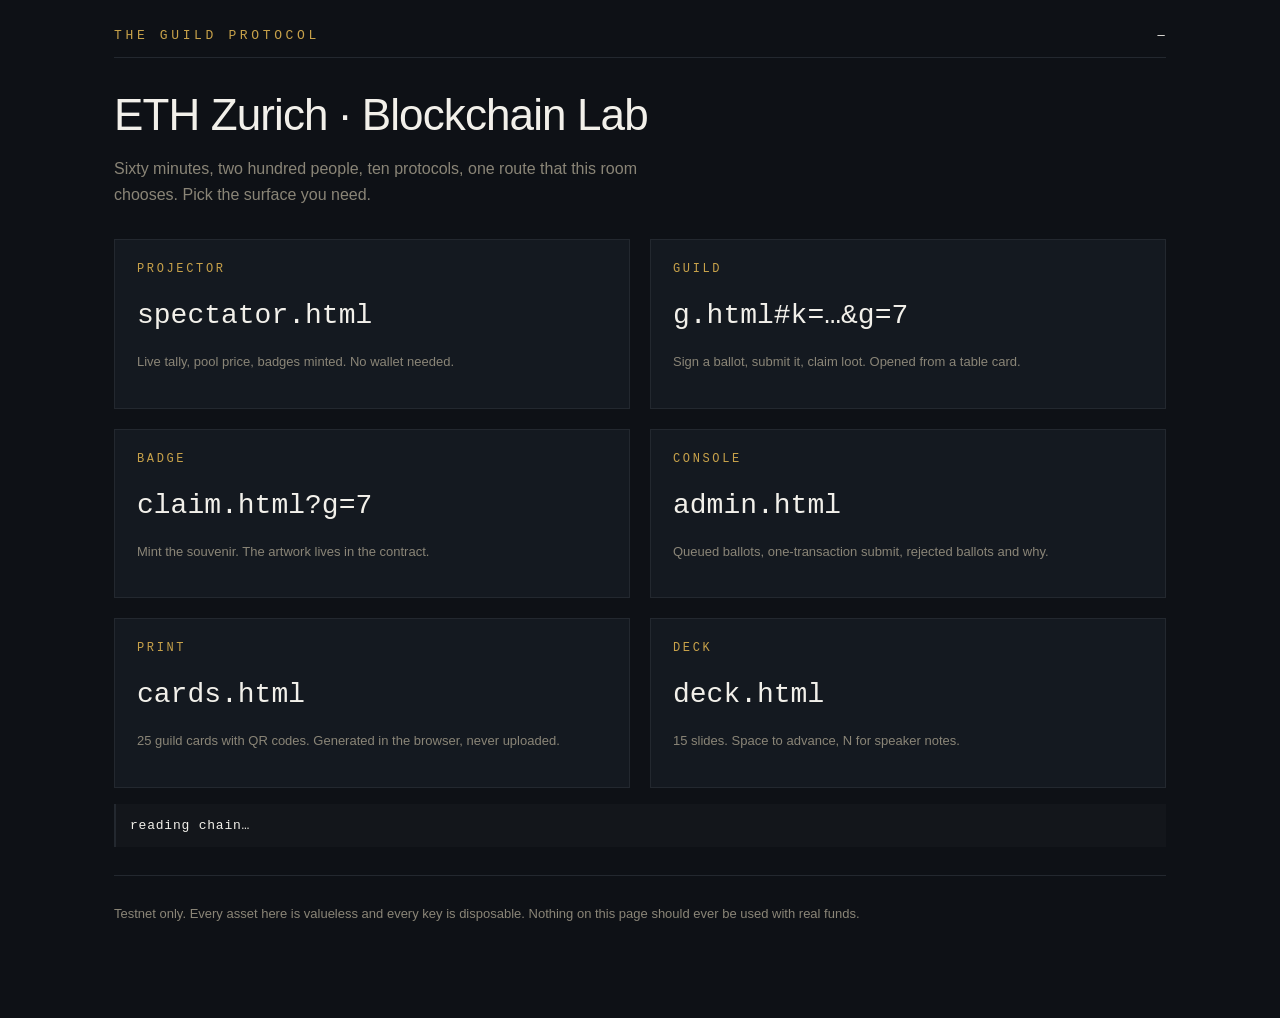
<file: web/index.html>
<!doctype html>
<html lang="en">
<head>
<meta charset="utf-8">
<meta name="viewport" content="width=device-width, initial-scale=1">
<title>Guild Protocol</title>
<link rel="stylesheet" href="./style.css">
</head>
<body>
<div class="wrap">

  <header>
    <div class="brand">The Guild Protocol</div>
    <div class="chain"><b id="chain">—</b></div>
  </header>

  <h1>ETH Zurich · Blockchain Lab</h1>
  <p class="dim" style="max-width:60ch">
    Sixty minutes, two hundred people, ten protocols, one route that this room chooses.
    Pick the surface you need.
  </p>

  <div class="grid two" style="margin-top:32px">
    <a class="card" href="./spectator.html" style="text-decoration:none">
      <h2>Projector</h2>
      <p class="mono" style="font-size:28px;margin:0">spectator.html</p>
      <p class="small dim">Live tally, pool price, badges minted. No wallet needed.</p>
    </a>

    <a class="card" href="./g.html" style="text-decoration:none">
      <h2>Guild</h2>
      <p class="mono" style="font-size:28px;margin:0">g.html#k=…&amp;g=7</p>
      <p class="small dim">Sign a ballot, submit it, claim loot. Opened from a table card.</p>
    </a>

    <a class="card" href="./claim.html" style="text-decoration:none">
      <h2>Badge</h2>
      <p class="mono" style="font-size:28px;margin:0">claim.html?g=7</p>
      <p class="small dim">Mint the souvenir. The artwork lives in the contract.</p>
    </a>

    <a class="card" href="./admin.html" style="text-decoration:none">
      <h2>Console</h2>
      <p class="mono" style="font-size:28px;margin:0">admin.html</p>
      <p class="small dim">Queued ballots, one-transaction submit, rejected ballots and why.</p>
    </a>

    <a class="card" href="./cards.html" style="text-decoration:none">
      <h2>Print</h2>
      <p class="mono" style="font-size:28px;margin:0">cards.html</p>
      <p class="small dim">25 guild cards with QR codes. Generated in the browser, never uploaded.</p>
    </a>

    <a class="card" href="./deck.html" style="text-decoration:none">
      <h2>Deck</h2>
      <p class="mono" style="font-size:28px;margin:0">deck.html</p>
      <p class="small dim">15 slides. Space to advance, N for speaker notes.</p>
    </a>
  </div>

  <div class="status" id="status">reading chain…</div>

  <hr>

  <p class="small dim">
    Testnet only. Every asset here is valueless and every key is disposable. Nothing on this page
    should ever be used with real funds.
  </p>

</div>

<script type="module">
import { CONFIG, publicClient, ABI } from "./lib.js";

document.getElementById("chain").textContent = `${CONFIG.chainName} · ${CONFIG.chainId}`;

try {
  const [nextId, price, block] = await Promise.all([
    publicClient.readContract({ address: CONFIG.badge, abi: ABI.badge, functionName: "nextId" }),
    publicClient.readContract({ address: CONFIG.pair, abi: ABI.pair, functionName: "spotPrice" }),
    publicClient.getBlockNumber(),
  ]);
  const s = document.getElementById("status");
  s.className = "status ok";
  s.textContent =
    `connected · block ${block} · badges ${nextId - 1n}/250 · GOLD/SILVER ${(Number(price) / 1e18).toFixed(4)}`;
} catch (e) {
  const s = document.getElementById("status");
  s.className = "status warn";
  s.textContent = "cannot reach the chain. Check config.js and the RPC. " + (e.shortMessage || e.message);
}
</script>
</body>
</html>
</file>
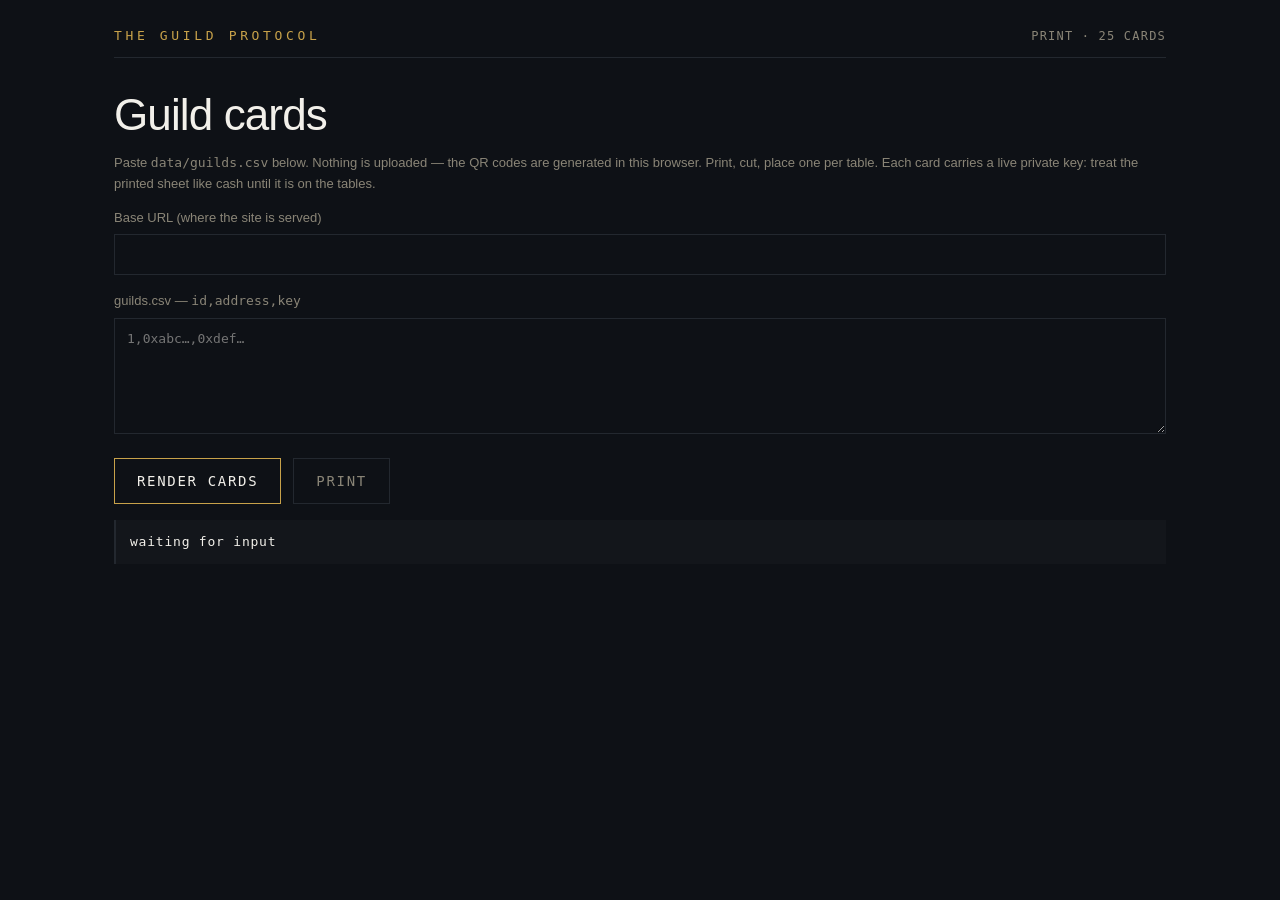
<file: web/cards.html>
<!doctype html>
<html lang="en">
<head>
<meta charset="utf-8">
<meta name="viewport" content="width=device-width, initial-scale=1">
<title>Guild Protocol — Print cards</title>
<link rel="stylesheet" href="./style.css">
<style>
  .sheet { display: grid; grid-template-columns: repeat(3, 1fr); gap: 10mm; margin-top: 24px; }

  .gcard {
    border: 1px solid #000;
    padding: 6mm;
    background: #fff;
    color: #000;
    font-family: var(--mono);
    break-inside: avoid;
    page-break-inside: avoid;
    min-height: 74mm;
  }
  .gcard .no { font-size: 34pt; font-weight: 300; line-height: 1; letter-spacing: -.03em; }
  .gcard .role { font-size: 7pt; line-height: 1.55; margin-top: 4mm; }
  .gcard .role b { display: block; font-size: 6pt; letter-spacing: .16em; text-transform: uppercase; color: #777; }
  .gcard .qr { margin-top: 3mm; }
  .gcard .qr svg { width: 26mm; height: 26mm; display: block; }
  .gcard .url { font-size: 5.5pt; word-break: break-all; color: #555; margin-top: 2mm; }

  @media print {
    .wrap { max-width: none; padding: 0; }
    .sheet { grid-template-columns: repeat(3, 1fr); gap: 6mm; }
    header, .no-print, h1 { display: none !important; }
  }
</style>
</head>
<body>
<div class="wrap">

  <header class="no-print">
    <div class="brand">The Guild Protocol</div>
    <div class="chain">PRINT · 25 CARDS</div>
  </header>

  <h1 class="no-print">Guild cards</h1>
  <p class="dim small no-print">
    Paste <code>data/guilds.csv</code> below. Nothing is uploaded — the QR codes are generated in this
    browser. Print, cut, place one per table. Each card carries a live private key: treat the printed
    sheet like cash until it is on the tables.
  </p>

  <div class="no-print">
    <p class="small dim" style="margin-bottom:6px">Base URL (where the site is served)</p>
    <input id="base" />
    <p class="small dim" style="margin:16px 0 6px">guilds.csv — <code>id,address,key</code></p>
    <textarea id="csv" rows="6" placeholder="1,0xabc…,0xdef…"></textarea>
    <div class="actions">
      <button id="render">Render cards</button>
      <button id="print" class="ghost">Print</button>
    </div>
    <div class="status" id="status">waiting for input</div>
  </div>

  <div class="sheet" id="sheet"></div>

</div>

<script type="module">
import qrcode from "https://esm.sh/qrcode-generator@1.4.4";

document.getElementById("base").value = location.origin + location.pathname.replace(/cards\.html$/, "");

const ROLES = [
  ["Delegate", "holds the phone. the only person who signs."],
  ["Scribe", "writes the predictions down. your proof of participation."],
  ["Sceptic", "must raise one objection before every vote."],
  ["Zeitgeist", "reports the gut feeling. may say 'this looks like a scam'."],
];

document.getElementById("render").onclick = () => {
  const base = document.getElementById("base").value.trim();
  const rows = document.getElementById("csv").value
    .split("\n")
    .map((l) => l.trim())
    .filter(Boolean)
    .map((l) => l.split(","));

  if (!rows.length) {
    document.getElementById("status").className = "status warn";
    document.getElementById("status").textContent = "no rows found";
    return;
  }

  const sheet = document.getElementById("sheet");
  sheet.innerHTML = rows
    .map(([id, addr, key]) => {
      const url = `${base}g.html#k=${key}&g=${id}`;
      let qr = "";
      try {
        const q = qrcode(0, "M");
        q.addData(url);
        q.make();
        qr = q.createSvgTag({ cellSize: 3, margin: 0, scalable: true });
      } catch (e) {
        qr = "<em style='font-size:6pt'>QR failed</em>";
      }
      return `
        <div class="gcard">
          <div class="no">G${String(id).padStart(2, "0")}</div>
          <div class="role">
            ${ROLES.map(([r, d]) => `<b>${r}</b>${d}`).join("")}
          </div>
          <div class="qr">${qr}</div>
          <div class="url">${url.replace(/^https?:\/\//, "").slice(0, 88)}…</div>
        </div>`;
    })
    .join("");

  document.getElementById("status").className = "status ok";
  document.getElementById("status").textContent = `${rows.length} cards rendered. print, then cut.`;
};

document.getElementById("print").onclick = () => window.print();
</script>
</body>
</html>
</file>
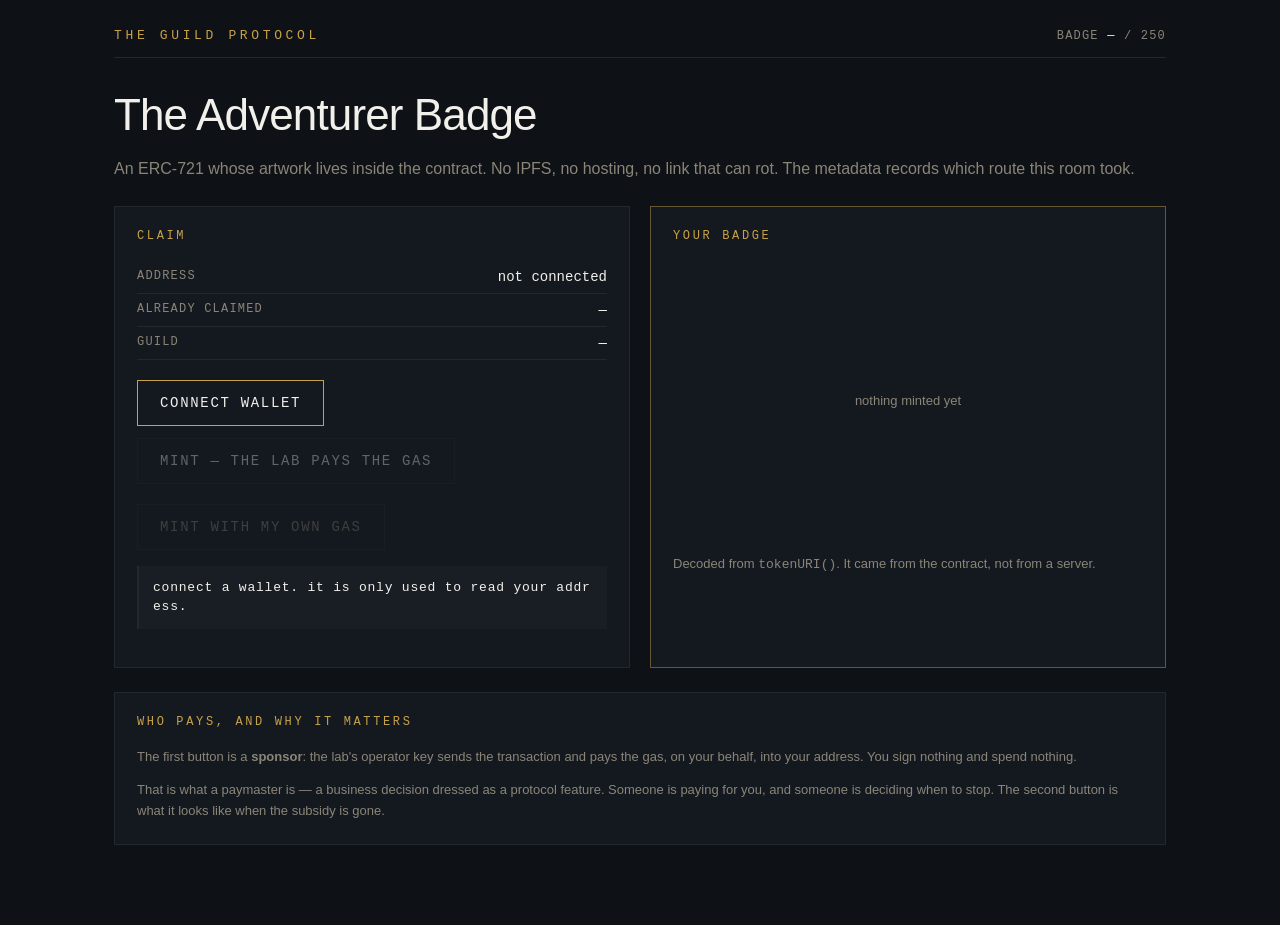
<file: web/claim.html>
<!doctype html>
<html lang="en">
<head>
<meta charset="utf-8">
<meta name="viewport" content="width=device-width, initial-scale=1">
<title>Guild Protocol — Claim badge</title>
<link rel="stylesheet" href="./style.css">
</head>
<body>
<div class="wrap">

  <header>
    <div class="brand">The Guild Protocol</div>
    <div class="chain">BADGE <b id="minted">—</b> / 250</div>
  </header>

  <h1>The Adventurer Badge</h1>
  <p class="dim">
    An ERC-721 whose artwork lives inside the contract. No IPFS, no hosting, no link that can rot.
    The metadata records which route this room took.
  </p>

  <div class="grid two" style="margin:24px 0">
    <div class="card">
      <h2>Claim</h2>
      <div class="kv"><span>Address</span><span id="addr">not connected</span></div>
      <div class="kv"><span>Already claimed</span><span id="claimed">—</span></div>
      <div class="kv"><span>Guild</span><span id="guildLabel">—</span></div>

      <div class="actions">
        <button id="connectBtn">Connect wallet</button>
        <button id="sponsorBtn" disabled>Mint — the lab pays the gas</button>
      </div>
      <div class="actions">
        <button id="selfBtn" class="ghost" disabled>Mint with my own gas</button>
      </div>

      <div class="status" id="status">connect a wallet. it is only used to read your address.</div>
    </div>

    <div class="card gold">
      <h2>Your badge</h2>
      <div id="art" style="min-height:280px;display:flex;align-items:center;justify-content:center">
        <span class="dim small">nothing minted yet</span>
      </div>
      <p class="small dim" style="margin-bottom:0">
        Decoded from <code>tokenURI()</code>. It came from the contract, not from a server.
      </p>
    </div>
  </div>

  <div class="card">
    <h2>Who pays, and why it matters</h2>
    <p class="small dim" style="margin-top:0">
      The first button is a <b>sponsor</b>: the lab's operator key sends the transaction and pays
      the gas, on your behalf, into your address. You sign nothing and spend nothing.
    </p>
    <p class="small dim" style="margin-bottom:0">
      That is what a paymaster is — a business decision dressed as a protocol feature. Someone is
      paying for you, and someone is deciding when to stop. The second button is what it looks like
      when the subsidy is gone.
    </p>
  </div>

</div>

<script type="module">
import { CONFIG, CHAIN, publicClient, ABI, ROUTE } from "./lib.js";
import { createWalletClient, custom } from "https://esm.sh/viem@2.21.45";

const params = new URLSearchParams(location.search);
const guildId = Number(params.get("g") || 0);

document.getElementById("guildLabel").textContent = guildId
  ? `G${String(guildId).padStart(2, "0")}`
  : "not set (?g=7)";

let account = null;
let wallet = null;

const setStatus = (msg, cls = "") => {
  const el = document.getElementById("status");
  el.className = "status " + cls;
  el.textContent = msg;
};

async function ensureChain() {
  const hex = "0x" + CONFIG.chainId.toString(16);
  try {
    await window.ethereum.request({ method: "wallet_switchEthereumChain", params: [{ chainId: hex }] });
  } catch (e) {
    if (e.code === 4902 || e.code === -32603) {
      await window.ethereum.request({
        method: "wallet_addEthereumChain",
        params: [{
          chainId: hex,
          chainName: CONFIG.chainName,
          nativeCurrency: { name: "Ether", symbol: "ETH", decimals: 18 },
          rpcUrls: [CONFIG.rpcUrl],
          blockExplorerUrls: [CONFIG.explorer],
        }],
      });
    } else {
      throw e;
    }
  }
}

async function refresh() {
  // Read from our own API, not the public RPC: 200 browsers polling a shared endpoint is how
  // you discover rate limits in front of an audience.
  try {
    const s = await fetch("/api/state", { cache: "no-store" }).then((r) => r.json());
    document.getElementById("minted").textContent = s.badges ?? "—";
  } catch { /* the badge count is decoration; never block the claim on it */ }

  if (!account) return;
  const done = await publicClient.readContract({
    address: CONFIG.badge, abi: ABI.badge, functionName: "hasClaimed", args: [account],
  });
  document.getElementById("claimed").textContent = done ? "yes" : "no";
  document.getElementById("sponsorBtn").disabled = done || !guildId;
  document.getElementById("selfBtn").disabled = done || !guildId;
  if (done) await showArt();
}

document.getElementById("connectBtn").onclick = async () => {
  if (!window.ethereum) {
    setStatus("no browser wallet found. A helper can mint from the console fallback.", "warn");
    return;
  }
  try {
    const [addr] = await window.ethereum.request({ method: "eth_requestAccounts" });
    account = addr;
    wallet = createWalletClient({ account, chain: CHAIN, transport: custom(window.ethereum) });
    document.getElementById("addr").textContent = addr;
    setStatus("connected. nothing was signed and nothing was sent.", "gold");
    refresh();
  } catch (e) {
    setStatus("connection failed: " + (e.shortMessage || e.message), "warn");
  }
};

document.getElementById("sponsorBtn").onclick = async () => {
  try {
    setStatus("asking the lab to sponsor your mint…", "gold");
    const r = await fetch("/api/mint", {
      method: "POST",
      headers: { "Content-Type": "application/json" },
      body: JSON.stringify({ address: account, guild: guildId }),
    });
    const j = await r.json();
    if (!r.ok) throw new Error(j.error || "sponsorship refused");

    setStatus(`sponsored · ${j.txHash.slice(0, 18)}… · ${j.remaining} left in the allowance`, "ok");
    await new Promise((res) => setTimeout(res, 2500));
    refresh();
  } catch (e) {
    setStatus("sponsored mint failed: " + e.message, "warn");
  }
};

document.getElementById("selfBtn").onclick = async () => {
  try {
    if (!wallet) return setStatus("connect a wallet first", "warn");
    await ensureChain();
    setStatus("your wallet, your gas…", "gold");
    const hash = await wallet.writeContract({
      address: CONFIG.badge, abi: ABI.badge, functionName: "claim", args: [guildId, ROUTE],
    });
    setStatus(`sent ${hash.slice(0, 18)}… waiting`, "gold");
    await publicClient.waitForTransactionReceipt({ hash });
    setStatus("minted. the image is inside the contract.", "ok");
    refresh();
  } catch (e) {
    setStatus("mint failed: " + (e.shortMessage || e.message), "warn");
  }
};

async function showArt() {
  try {
    const uri = await publicClient.readContract({
      address: CONFIG.badge, abi: ABI.badge, functionName: "tokenURI", args: [1n],
    });
    const json = JSON.parse(atob(uri.split(",")[1]));
    document.getElementById("art").innerHTML =
      `<img alt="Adventurer badge" src="${json.image}" style="width:100%;max-width:320px;border:1px solid var(--line)">`;
  } catch { /* token 1 may not be this wallet's; the claim flow still works */ }
}

refresh();
setInterval(() => refresh().catch(() => {}), 15000);
</script>
</body>
</html>
</file>
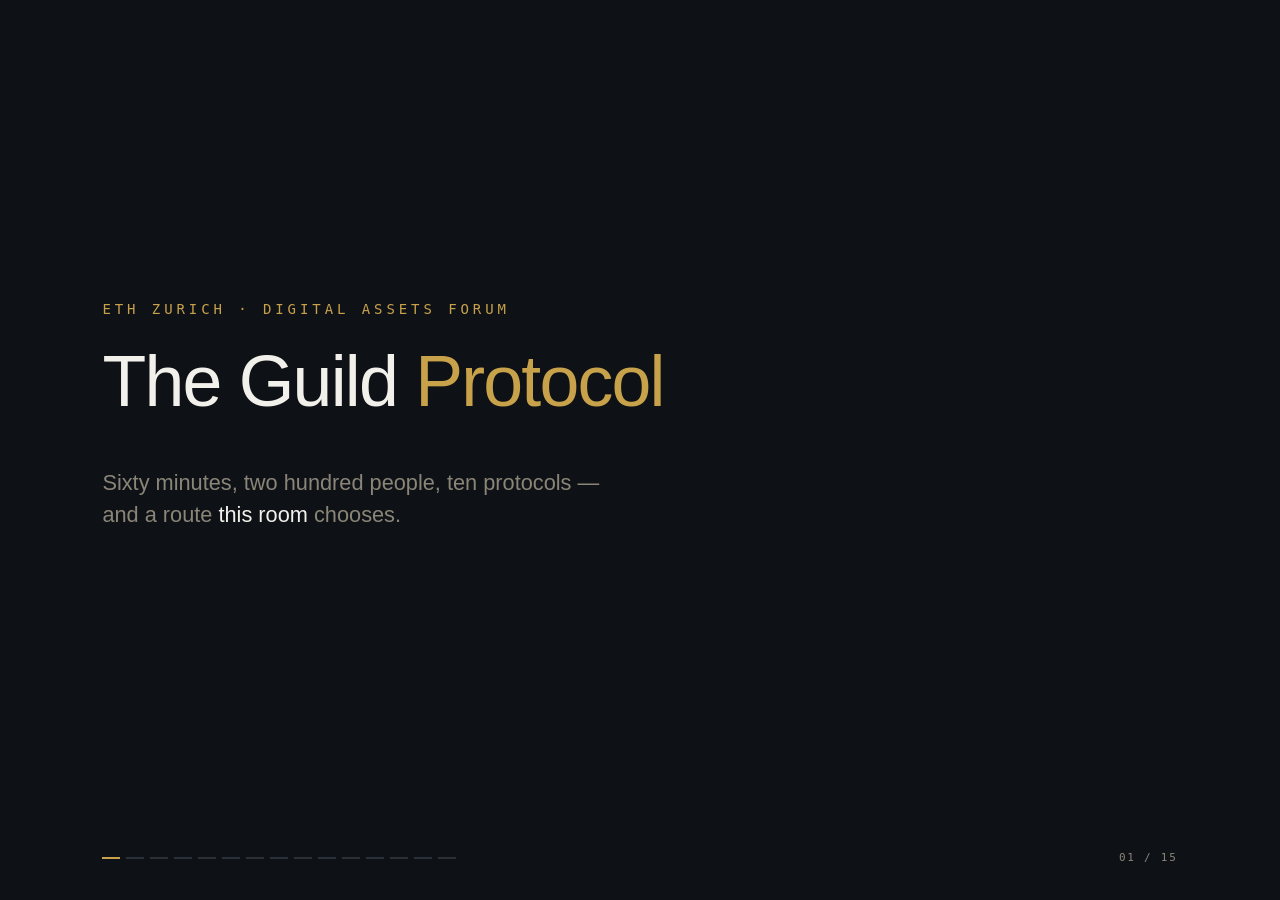
<file: web/deck.html>
<!doctype html>
<html lang="en">
<head>
<meta charset="utf-8">
<meta name="viewport" content="width=device-width, initial-scale=1">
<title>The Guild Protocol — deck</title>
<link rel="stylesheet" href="./style.css">
<style>
  html, body { height: 100%; overflow: hidden; }
  body { background: var(--ink); }

  .slide {
    position: fixed; inset: 0;
    display: none;
    flex-direction: column;
    justify-content: center;
    padding: 7vh 8vw 12vh;
  }
  .slide.on { display: flex; }

  .kicker {
    font-family: var(--mono); font-size: clamp(11px, 1.1vw, 14px);
    letter-spacing: .28em; text-transform: uppercase; color: var(--gold);
    margin-bottom: 28px;
  }

  h1 {
    font-size: clamp(34px, 5.6vw, 82px);
    font-weight: 300; line-height: 1.03; letter-spacing: -.025em;
    margin: 0 0 26px; max-width: 22ch;
  }
  h1 em { font-style: normal; color: var(--gold); }

  .sub {
    font-size: clamp(16px, 1.7vw, 26px); line-height: 1.5;
    color: var(--muted); max-width: 44ch;
  }
  .sub b { color: var(--bone); font-weight: 500; }

  .big {
    font-family: var(--mono); font-size: clamp(60px, 12vw, 180px);
    font-weight: 300; line-height: .95; letter-spacing: -.04em;
    font-variant-numeric: tabular-nums; margin: 0;
  }

  ul.plain { list-style: none; padding: 0; margin: 0; }
  ul.plain li {
    font-size: clamp(16px, 2vw, 30px); line-height: 1.45;
    padding: 14px 0; border-bottom: 1px solid var(--line);
    display: flex; gap: 24px; align-items: baseline;
  }
  ul.plain li:last-child { border-bottom: 0; }
  ul.plain .tag {
    font-family: var(--mono); font-size: .55em; letter-spacing: .16em;
    color: var(--gold); min-width: 5ch;
  }
  ul.plain .dim2 { color: var(--muted); font-size: .78em; }

  table.truth { border-collapse: collapse; width: 100%; }
  table.truth td {
    padding: 10px 0; border-bottom: 1px solid var(--line);
    font-size: clamp(12px, 1.25vw, 18px); vertical-align: top;
  }
  table.truth td:first-child { color: var(--muted); width: 38%; }

  .cols { display: grid; grid-template-columns: 1fr 1fr; gap: 5vw; }

  .footer {
    position: fixed; left: 8vw; right: 8vw; bottom: 4vh;
    display: flex; justify-content: space-between; align-items: center;
    font-family: var(--mono); font-size: 11px; letter-spacing: .16em;
    text-transform: uppercase; color: var(--muted);
  }
  .dots { display: flex; gap: 6px; }
  .dots i { width: 18px; height: 2px; background: #2a3038; display: block; }
  .dots i.on { background: var(--gold); }

  #notes {
    position: fixed; left: 0; right: 0; bottom: 0;
    background: #080a0d; border-top: 1px solid var(--line);
    padding: 18px 8vw 20px; font-size: 14px; line-height: 1.6;
    color: var(--muted); display: none; max-height: 30vh; overflow-y: auto;
  }
  #notes.on { display: block; }
  #notes b { color: var(--gold); font-family: var(--mono); font-size: 11px;
             letter-spacing: .18em; text-transform: uppercase; display: block; margin-bottom: 6px; }

  @media print {
    .slide { position: static; display: flex !important; page-break-after: always; height: 100vh; }
    .footer, #notes { display: none; }
  }
</style>
</head>
<body>

<section class="slide on" data-notes="Do not introduce yourself for two minutes. Say the one sentence, then move. The room has 60 minutes and 200 people; the first 30 seconds set whether they tap or listen.">
  <div class="kicker">ETH Zurich · Digital Assets Forum</div>
  <h1>The Guild <em>Protocol</em></h1>
  <p class="sub">Sixty minutes, two hundred people, ten protocols — and a route <b>this room</b> chooses.</p>
</section>

<section class="slide" data-notes="This is the only sentence that has to land. Say it, then prove it on screen with a live signature whose recovered address appears and whose balance does not move. Everything else in the hour is a variation on this.">
  <div class="kicker">The one thing</div>
  <h1>A signature is not a transaction.</h1>
  <p class="sub">And you should know what yours authorises.</p>
</section>

<section class="slide" data-notes="Explain the split honestly: 200 individual wallets is a five-hour onboarding queue. 25 guilds is one wallet per table of eight, and the arguing is the point. Roles are assigned, not volunteered — Delegate, Scribe, Sceptic, Zeitgeist.">
  <div class="kicker">How 200 people fit in one hour</div>
  <p class="big">200<span style="color:var(--muted)"> → </span>25<span style="color:var(--muted)"> → </span>1</p>
  <p class="sub" style="margin-top:32px">Two hundred people. Twenty-five guilds of eight. <b>One wallet per table.</b></p>
</section>

<section class="slide" data-notes="Do not read all ten. Read the five tiers and let them see the shape: sign, claim, swap, govern, prove. Tell them three are guaranteed, two to three are voted, the rest are take-home.">
  <div class="kicker">The map</div>
  <ul class="plain">
    <li><span class="tag">I</span> Sign <span class="dim2">— EIP-191 / EIP-712</span></li>
    <li><span class="tag">II</span> Claim <span class="dim2">— ERC-20, merkle, ERC-721, ENS</span></li>
    <li><span class="tag">III</span> Exchange <span class="dim2">— AMM, lending, bridging, governance</span></li>
    <li><span class="tag">IV</span> Abstract <span class="dim2">— ERC-4337, paymasters</span></li>
    <li><span class="tag">V</span> Intend <span class="dim2">— intents, solvers, zk</span></li>
  </ul>
</section>

<section class="slide" data-notes="Live. Sign on stage. Show the recovered address, then show the balance unchanged. This is 'I do' — the room does nothing yet, which is deliberate: they watch the mechanic before they are asked to perform it.">
  <div class="kicker">Encounter 01 · Tier I</div>
  <h1>Sign. <em>Nothing moves.</em></h1>
  <p class="sub">The contract recovers your address from 65 bytes and emits an event. Your balance is untouched. <b>Authorisation is data, not payment.</b></p>
</section>

<section class="slide" data-notes="The root is 32 bytes. The list is 45 addresses and it lives off-chain. Ask the room: who pays the gas to claim? The claimant does — and that is a design decision with a victim, which is why production airdrops use claim contracts and sponsors.">
  <div class="kicker">Encounter 02 · Tier I</div>
  <h1>A root, not a list.</h1>
  <p class="sub">45 allocations compressed into 32 bytes. Everyone can prove they belong. <b>Nobody can see who else does.</b></p>
</section>

<section class="slide" data-notes="Poll 1. Twenty-five delegates sign; the console submits all of it as one transaction. While the batch lands, say: a signature is not a transaction — and here is a counterexample this room just produced, 25 times.">
  <div class="kicker">The room chooses</div>
  <h1>One transaction.<br><em>Twenty-five signatures.</em></h1>
  <p class="sub">Signing costs nothing and sends nothing. The room's ballots wait in a queue until they are batched. <b>The relayer is a convenience, not an authority.</b></p>
</section>

<section class="slide" data-notes="50,000 of each, seeded a week ago so it cannot run dry on stage. Twenty-five swaps of 150 tokens takes the price from 1.0000 to 0.8655. Ask them to predict the direction before the first trade — prediction is what makes it stick.">
  <div class="kicker">Encounter 05 · Tier III</div>
  <h1>50,000 Gold.<br>50,000 Silver.<br><em>Break it.</em></h1>
  <p class="sub">Twenty-five swaps take the price from <b>1.0000</b> to <b>0.8655</b>. The room is the market maker's counterparty.</p>
</section>

<section class="slide" data-notes="Run the same room twice: one guild one vote, then token-weighted. One address with 100 LOOT beats twenty-four with 1 LOOT each. Then say the sentence: weighting is a choice, not a law — and naive balance reads are a flash loan away from being someone else's choice.">
  <div class="kicker">Encounter 08 · Tier III</div>
  <h1>One whale.<br><em>Twenty-four guilds.</em></h1>
  <p class="sub">Same room, two rules, two outcomes. <b>Weighting is a choice, not a law.</b></p>
</section>

<section class="slide" data-notes="Initiate the deposit early, check it late. If it has not arrived, that is the segment. The lesson is not 'bridges are slow' — it is that a bridge is a message with a delay and a trust assumption about who relays it.">
  <div class="kicker">Encounter 07 · Tier III</div>
  <h1>The bridge that<br><em>arrives late.</em></h1>
  <p class="sub">A bridge is not a swap. It is a message, a delay, and a trust assumption about <b>who relays it</b>.</p>
</section>

<section class="slide" data-notes="Mint the badge on stage and decode tokenURI in the browser. The image comes out of the contract. No IPFS, no pinning, no link that can rot. Then the sting: the last action of the hour is the most advanced one, and it cost them nothing.">
  <div class="kicker">Encounter 03 / 09 · Tier II–IV</div>
  <h1>The art is<br><em>inside the contract.</em></h1>
  <p class="sub">No IPFS hash. No hosting. No link that can rot. And it is claimed gaslessly through a smart account — <b>the most advanced thing you did today, with the least friction.</b></p>
</section>

<section class="slide" data-notes="The criterion: a frontier protocol earns its place only if it changes who signs, who pays, or what can be proven. Intents change who signs — you sign an outcome, a solver signs the transaction. That inverts minute one, which is why it closes the hour.">
  <div class="kicker">Encounter 10 · Tier V</div>
  <h1>What's coming: you sign an <em>outcome</em>.</h1>
  <p class="sub">A frontier protocol earns its place only if it changes <b>who signs</b>, <b>who pays</b>, or <b>what can be proven</b>. Intents change who signs. zkVM changes what can be proven. Restaking changes who secures.</p>
</section>

<section class="slide" data-notes="The slide the engineers will remember. Say each correction out loud once, at the moment it appears, and never apologise for it. A lab that hides this is teaching a wrong model of the system, confidently.">
  <div class="kicker">What testnet lied to you about</div>
  <table class="truth">
    <tr><td>Gas was free</td><td>Gas is a market and a UX tax</td></tr>
    <tr><td>Nothing front-ran you</td><td>Searchers read your transaction before you sent it</td></tr>
    <tr><td>Price impact was small</td><td>Real pools are thin relative to real size</td></tr>
    <tr><td>Liquidation was a button</td><td>There are a thousand keepers and they are faster</td></tr>
    <tr><td>Tokens were free</td><td>Value changes the people holding them — and your legal posture</td></tr>
  </table>
</section>

<section class="slide" data-notes="Retrieval, not summary. Ask all three, hands up, before the post-instrument. The answers are in their mouths, not on the slide.">
  <div class="kicker">Three questions</div>
  <ul class="plain">
    <li><span class="tag">01</span> What did your signature at minute 2 authorise?</li>
    <li><span class="tag">02</span> Who paid for your badge?</li>
    <li><span class="tag">03</span> When your guild moved the price, who moved it?</li>
  </ul>
</section>

<section class="slide" data-notes="Point at the repo, not at yourself. Contracts verified, tests published, load-sim reports timestamped. Then stop talking — the hour is over and the room is already standing up.">
  <div class="kicker">Afterwards</div>
  <h1>Everything here<br>is <em>reproducible.</em></h1>
  <p class="sub">Five contracts, 37 tests, one load simulation you can re-run. <b>github.com/&lt;you&gt;/blockchain-lab-ethz</b></p>
</section>

<div class="footer">
  <div class="dots" id="dots"></div>
  <div id="counter">01 / 15</div>
</div>

<div id="notes"><b>Speaker notes — press N to hide</b><span id="noteText"></span></div>

<script>
const slides = [...document.querySelectorAll(".slide")];
const dots = document.getElementById("dots");
let i = 0;

dots.innerHTML = slides.map(() => "<i></i>").join("");
const dotEls = [...dots.children];

function show(n) {
  i = Math.max(0, Math.min(slides.length - 1, n));
  slides.forEach((s, k) => s.classList.toggle("on", k === i));
  dotEls.forEach((d, k) => d.classList.toggle("on", k === i));
  document.getElementById("counter").textContent =
    String(i + 1).padStart(2, "0") + " / " + String(slides.length).padStart(2, "0");
  document.getElementById("noteText").textContent = slides[i].dataset.notes || "";
  history.replaceState(null, "", "#" + (i + 1));
}

addEventListener("keydown", (e) => {
  if ([" ", "ArrowRight", "PageDown", "Enter"].includes(e.key)) { e.preventDefault(); show(i + 1); }
  if (["ArrowLeft", "PageUp"].includes(e.key)) { e.preventDefault(); show(i - 1); }
  if (e.key.toLowerCase() === "n") document.getElementById("notes").classList.toggle("on");
  if (e.key === "Home") show(0);
  if (e.key === "End") show(slides.length - 1);
});

addEventListener("click", (e) => {
  if (e.target.closest("#notes")) return;
  show(e.clientX < innerWidth * 0.25 ? i - 1 : i + 1);
});

show(Number(location.hash.slice(1) || 1) - 1);
</script>
</body>
</html>
</file>
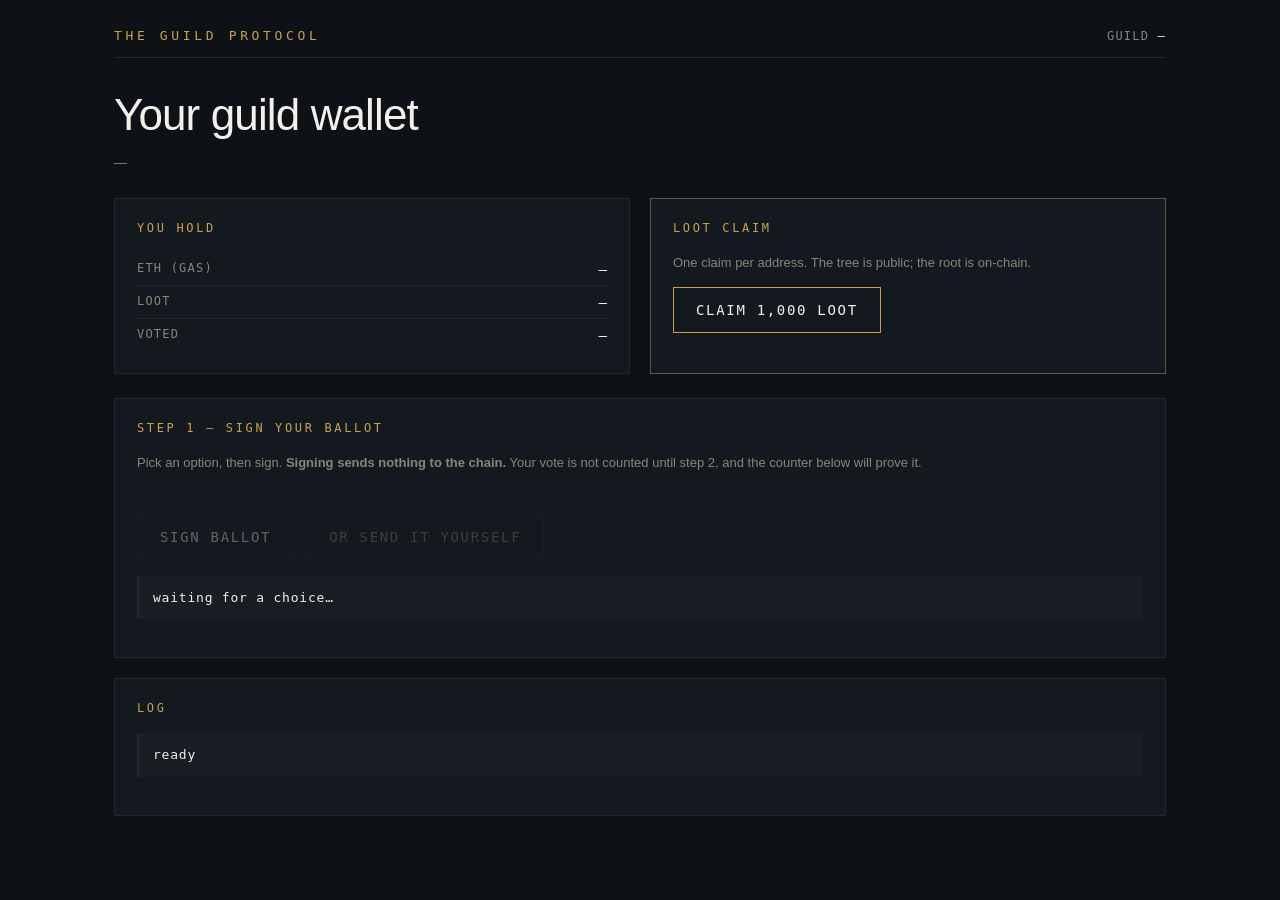
<file: web/g.html>
<!doctype html>
<html lang="en">
<head>
<meta charset="utf-8">
<meta name="viewport" content="width=device-width, initial-scale=1">
<title>Guild Protocol — Guild</title>
<link rel="stylesheet" href="./style.css">
</head>
<body>
<div class="wrap">

  <header>
    <div class="brand">The Guild Protocol</div>
    <div class="chain">GUILD <b id="guildNo">—</b></div>
  </header>

  <h1 id="title">Your guild wallet</h1>
  <p class="dim small" id="addr">—</p>

  <div class="grid two" style="margin:24px 0">
    <div class="card">
      <h2>You hold</h2>
      <div class="kv"><span>ETH (gas)</span><span id="eth">—</span></div>
      <div class="kv"><span>LOOT</span><span id="loot">—</span></div>
      <div class="kv"><span>Voted</span><span id="voted">—</span></div>
    </div>

    <div class="card gold">
      <h2>Loot claim</h2>
      <p class="small dim" style="margin-top:0">One claim per address. The tree is public; the root is on-chain.</p>
      <button id="claimBtn">Claim 1,000 LOOT</button>
    </div>
  </div>

  <div class="card" style="margin-bottom:20px">
    <h2>Step 1 — Sign your ballot</h2>
    <p class="small dim" style="margin-top:0">
      Pick an option, then sign. <b>Signing sends nothing to the chain.</b> Your vote is not counted
      until step 2, and the counter below will prove it.
    </p>

    <div class="actions" id="choices" style="margin-bottom:8px"></div>

    <div class="actions">
      <button id="signBtn" disabled>Sign ballot</button>
      <button id="submitBtn" class="ghost" disabled>Or send it yourself</button>
    </div>

    <div class="status" id="signStatus">waiting for a choice…</div>
  </div>

  <div class="card">
    <h2>Log</h2>
    <div class="status" id="log">ready</div>
  </div>

</div>

<script type="module">
import {
  CONFIG, CHAIN, publicClient, ABI, fmt, short,
} from "./lib.js";
import { createWalletClient, http, privateKeyToAccount } from "https://esm.sh/viem@2.21.45";

const OPTIONS = {
  [CONFIG.poll1]: ["Break the AMM", "Govern something real"],
  [CONFIG.poll2]: ["Bridge, asynchronously", "What is coming"],
};

const POLL = new URLSearchParams(location.search).get("poll") === "2"
  ? CONFIG.poll2
  : CONFIG.poll1;

const log = (msg, cls = "") => {
  const el = document.getElementById("log");
  el.className = "status " + cls;
  el.textContent = msg;
};

// ---------------------------------------------------------------- wallet

const params = new URLSearchParams(location.hash.slice(1));
const pk = params.get("k");
const guildId = Number(params.get("g") || 0);

if (!pk || !/^0x[0-9a-fA-F]{64}$/.test(pk)) {
  document.getElementById("title").textContent = "No wallet in this link";
  document.getElementById("signStatus").className = "status warn";
  document.getElementById("signStatus").textContent =
    "This page needs a guild link of the form g.html#k=0x…&g=7 — scan the QR on your table card.";
  throw new Error("no key");
}

const account = privateKeyToAccount(pk);
const wallet = createWalletClient({ account, chain: CHAIN, transport: http(CONFIG.rpcUrl) });

document.getElementById("guildNo").textContent = String(guildId).padStart(2, "0");
document.getElementById("title").textContent = `Guild ${String(guildId).padStart(2, "0")}`;
document.getElementById("addr").textContent =
  `address ${account.address} · key lives in this link, so do not screenshot it`;

// ---------------------------------------------------------------- state

let choice = null;
let signed = null;

async function refresh() {
  const [eth, loot, voted] = await Promise.all([
    publicClient.getBalance({ address: account.address }),
    publicClient.readContract({ address: CONFIG.loot, abi: ABI.loot, functionName: "balanceOf", args: [account.address] }),
    publicClient.readContract({ address: CONFIG.ballot, abi: ABI.ballot, functionName: "hasVoted", args: [POLL, account.address] }),
  ]);
  document.getElementById("eth").textContent = fmt(eth, 4) + " ETH";
  document.getElementById("loot").textContent = fmt(loot, 0) + " LOOT";
  document.getElementById("voted").textContent = voted ? "yes" : "not yet";
}

// ---------------------------------------------------------------- choices

const labels = OPTIONS[POLL] || ["Option A", "Option B"];
document.getElementById("choices").innerHTML = labels
  .map((l, i) => `<button class="ghost" data-choice="${i}">${l}</button>`)
  .join("");

document.querySelectorAll("[data-choice]").forEach((b) => {
  b.onclick = () => {
    choice = Number(b.dataset.choice);
    signed = null;
    document.querySelectorAll("[data-choice]").forEach((x) => x.classList.add("ghost"));
    b.classList.remove("ghost");
    document.getElementById("signBtn").disabled = false;
    document.getElementById("submitBtn").disabled = true;
    const s = document.getElementById("signStatus");
    s.className = "status";
    s.textContent = `chose: ${labels[choice]} — now sign`;
  };
});

// ---------------------------------------------------------------- sign

document.getElementById("signBtn").onclick = async () => {
  try {
    const nonce = await publicClient.readContract({
      address: CONFIG.ballot, abi: ABI.ballot, functionName: "nonce", args: [account.address],
    });

    signed = await account.signTypedData({
      domain: {
        name: "GuildBallot",
        version: "1",
        chainId: CONFIG.chainId,
        verifyingContract: CONFIG.ballot,
      },
      types: {
        Ballot: [
          { name: "pollId", type: "bytes32" },
          { name: "choice", type: "uint8" },
          { name: "nonce", type: "uint256" },
        ],
      },
      primaryType: "Ballot",
      message: { pollId: POLL, choice, nonce },
    });

    // Hand the signature to the room's ballot box. Still no transaction from this phone.
    let queued = "";
    try {
      const r = await fetch("/api/ballot", {
        method: "POST",
        headers: { "Content-Type": "application/json" },
        body: JSON.stringify({ pollId: POLL, signer: account.address, choice, signature: signed }),
      });
      if (r.ok) {
        const j = await r.json();
        queued = ` queued for the room's batch — ${j.queued} waiting.`;
      }
    } catch {
      queued = " (offline: submit it yourself below)";
    }

    const s = document.getElementById("signStatus");
    s.className = "status gold";
    s.textContent =
      `signed. no transaction was sent. nothing on chain changed. vote is still NOT counted.` +
      queued + ` signature: ${signed.slice(0, 34)}…`;

    document.getElementById("submitBtn").disabled = false;
    log("signature produced locally. gas spent so far: zero.", "ok");
  } catch (e) {
    log("sign failed: " + (e.shortMessage || e.message), "warn");
  }
};

// ---------------------------------------------------------------- submit

document.getElementById("submitBtn").onclick = async () => {
  if (signed === null) return;
  try {
    log("sending one transaction…");
    const hash = await wallet.writeContract({
      address: CONFIG.ballot,
      abi: ABI.ballot,
      functionName: "castVotes",
      args: [POLL, [account.address], [choice], [signed]],
    });
    log(`submitted ${hash.slice(0, 18)}… — waiting for inclusion`, "gold");

    const rc = await publicClient.waitForTransactionReceipt({ hash });
    log(
      `included in block ${rc.blockNumber}. vote counted. this is the difference between a signature and a transaction.`,
      "ok"
    );
    document.getElementById("signStatus").className = "status ok";
    document.getElementById("signStatus").textContent = "counted on chain.";
    document.getElementById("submitBtn").disabled = true;
    document.getElementById("signBtn").disabled = true;
    refresh();
  } catch (e) {
    log("submit failed: " + (e.shortMessage || e.message), "warn");
  }
};

// ---------------------------------------------------------------- claim

document.getElementById("claimBtn").onclick = async () => {
  try {
    log("looking for your address in the merkle tree…");
    const merkle = await (await fetch("./merkle.json", { cache: "no-store" })).json();
    const entry = merkle.claims[account.address];
    if (!entry) {
      log("your address is not in the tree. ask a helper for a spare card.", "warn");
      return;
    }

    const hash = await wallet.writeContract({
      address: CONFIG.distributor,
      abi: ABI.distributor,
      functionName: "claim",
      args: [BigInt(entry.index), account.address, BigInt(entry.amount), entry.proof],
    });
    log(`claim sent ${hash.slice(0, 18)}…`, "gold");
    await publicClient.waitForTransactionReceipt({ hash });
    log("loot received. the contract proved you belonged, without ever storing the list.", "ok");
    refresh();
  } catch (e) {
    log("claim failed: " + (e.shortMessage || e.message), "warn");
  }
};

// ---------------------------------------------------------------- boot

refresh();
setInterval(refresh, 8000);
log(`guild ${guildId} · ${short(account.address)} · poll ${POLL.slice(0, 10)}…`);
</script>
</body>
</html>
</file>
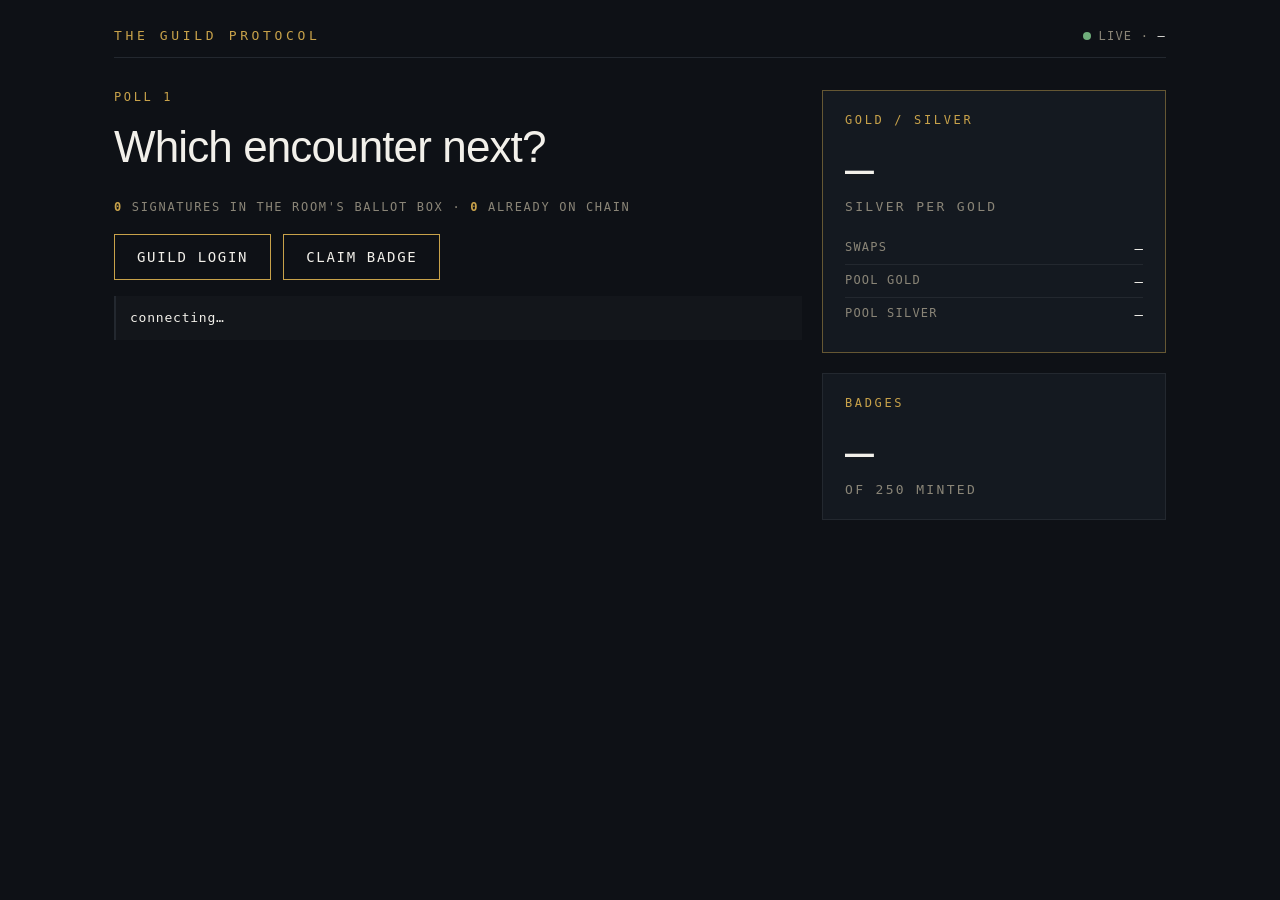
<file: web/spectator.html>
<!doctype html>
<html lang="en">
<head>
<meta charset="utf-8">
<meta name="viewport" content="width=device-width, initial-scale=1">
<title>Guild Protocol — Live</title>
<link rel="stylesheet" href="./style.css">
<style>
  @keyframes pulse { 0% { opacity: .25 } 50% { opacity: 1 } 100% { opacity: .25 } }
  @keyframes bump { 0% { transform: translateY(6px); opacity: .3 } 100% { transform: none; opacity: 1 } }

  .live-dot {
    display: inline-block; width: 8px; height: 8px; border-radius: 50%;
    background: var(--ok); margin-right: 8px; animation: pulse 2s infinite;
  }
  .option-count.bump { animation: bump .35s ease; }
  .leader { border-left: 2px solid var(--gold); padding-left: 14px; margin-left: -16px; }
  .option { transition: border-color .3s; }
  .queued-line { font-family: var(--mono); font-size: 12px; letter-spacing: .14em;
                 text-transform: uppercase; color: var(--muted); margin-top: 18px; }
  .queued-line b { color: var(--gold); }
</style>
</head>
<body>
<div class="wrap">

  <header>
    <div class="brand">The Guild Protocol</div>
    <div class="chain"><span class="live-dot"></span>LIVE · <b id="chainName">—</b></div>
  </header>

  <div class="grid side">

    <section>
      <h2 id="pollLabel">POLL 1</h2>
      <h1 id="pollQuestion" style="margin-bottom:28px">Which encounter next?</h1>
      <div id="options"></div>

      <div class="queued-line">
        <b id="queued">0</b> signatures in the room's ballot box · <b id="submitted">0</b> already on chain
      </div>

      <div class="actions">
        <a class="btn" href="./g.html">Guild login</a>
        <a class="btn ghost" href="./claim.html">Claim badge</a>
      </div>
      <div class="status" id="status">connecting…</div>
    </section>

    <aside>
      <div class="card gold" style="margin-bottom:20px">
        <h2>Gold / Silver</h2>
        <div class="figure sm" id="price">—</div>
        <div class="unit">silver per gold</div>
        <div class="kv" style="margin-top:18px"><span>Swaps</span><span id="swaps">—</span></div>
        <div class="kv"><span>Pool GOLD</span><span id="res0">—</span></div>
        <div class="kv"><span>Pool SILVER</span><span id="res1">—</span></div>
      </div>

      <div class="card">
        <h2>Badges</h2>
        <div class="figure sm" id="badges">—</div>
        <div class="unit">of 250 minted</div>
      </div>
    </aside>

  </div>

</div>

<script type="module">
import { CONFIG, fmt, pollFromQuery } from "./lib.js";

const OPTIONS = {
  [CONFIG.poll1]: ["Break the AMM", "Govern something real"],
  [CONFIG.poll2]: ["Bridge, asynchronously", "What is coming"],
};

const { label } = pollFromQuery();
const want = new URLSearchParams(location.search).get("poll") === "2" ? "poll2" : "poll1";
document.getElementById("pollLabel").textContent = label;
document.getElementById("chainName").textContent = `${CONFIG.chainName} · ${CONFIG.chainId}`;

const previous = new Map();

function renderOptions(labels, tally) {
  const max = tally.reduce((a, b) => (a > b ? a : b), 0);
  const ties = tally.filter((t) => t === max).length;

  document.getElementById("options").innerHTML = labels
    .map((name, i) => {
      const lead = tally[i] === max && max > 0 && ties === 1;
      return `
        <div class="option ${lead ? "leader" : ""}" data-i="${i}">
          <div class="option-head">
            <span class="option-name">${name}</span>
            <span class="option-count" id="c${i}">${tally[i]}</span>
          </div>
          <div class="bar"><i style="width:${max ? (tally[i] / max) * 100 : 0}%"></i></div>
        </div>`;
    })
    .join("");

  tally.forEach((v, i) => {
    if (previous.get(i) !== undefined && previous.get(i) !== v) {
      const el = document.getElementById("c" + i);
      if (el) {
        el.classList.add("bump");
        setTimeout(() => el.classList.remove("bump"), 400);
      }
    }
    previous.set(i, v);
  });
}

function render(s) {
  const p = s.polls[want];
  if (!p || p.error) throw new Error(p?.error || "poll missing");

  renderOptions(OPTIONS[CONFIG.poll1] && want === "poll1"
    ? OPTIONS[CONFIG.poll1]
    : (OPTIONS[CONFIG.poll2] || ["A", "B"]), p.tally);

  document.getElementById("price").textContent = (s.price / 1e18).toFixed(4);
  document.getElementById("res0").textContent = fmt(BigInt(s.reserves[0]), 0);
  document.getElementById("res1").textContent = fmt(BigInt(s.reserves[1]), 0);
  document.getElementById("swaps").textContent = s.swaps;
  document.getElementById("badges").textContent = s.badges;
  document.getElementById("queued").textContent = s.queued?.queued ?? 0;
  document.getElementById("submitted").textContent = s.queued?.submitted ?? 0;

  const el = document.getElementById("status");
  el.className = "status ok";
  el.textContent = `live · block ${s.block} · ${new Date(s.ts * 1000).toLocaleTimeString("en-GB")}`;
}

// SSE first, polling as the fallback. A projector that stops updating is worse than a slow one.
let fellBack = false;

function poll() {
  fellBack = true;
  const loop = async () => {
    try {
      const r = await fetch("/api/state", { cache: "no-store" });
      render(await r.json());
    } catch (e) {
      const el = document.getElementById("status");
      el.className = "status warn";
      el.textContent = "connection lost — retrying. " + (e.message || "");
    }
  };
  loop();
  setInterval(loop, 3000);
}

try {
  const es = new EventSource("/api/events");
  es.onmessage = (ev) => {
    try { render(JSON.parse(ev.data)); } catch (e) { console.warn(e); }
  };
  es.onerror = () => {
    es.close();
    if (!fellBack) poll();
  };
} catch {
  poll();
}
</script>
</body>
</html>
</file>
<file: web/style.css>
/* THE GUILD PROTOCOL — lab UI
   No framework, no build step. One file, loaded by every page.
   Type sizes are set for a projector 25m away, not for a laptop. */

:root {
  --ink: #0e1116;
  --ink-2: #141920;
  --bone: #f2f0ea;
  --gold: #c8a24a;
  --muted: #8a8577;
  --line: #23282f;
  --ok: #6fae7b;
  --warn: #d4735a;
  --sans: -apple-system, BlinkMacSystemFont, "Segoe UI", Roboto, sans-serif;
  --mono: ui-monospace, SFMono-Regular, "SF Mono", Menlo, monospace;
}

* { box-sizing: border-box; }

html, body {
  margin: 0;
  padding: 0;
  background: var(--ink);
  color: var(--bone);
  font-family: var(--sans);
  -webkit-font-smoothing: antialiased;
}

.wrap { max-width: 1100px; margin: 0 auto; padding: 28px 24px 80px; }

/* ---------- header ---------- */

header {
  display: flex;
  align-items: baseline;
  justify-content: space-between;
  gap: 16px;
  border-bottom: 1px solid var(--line);
  padding-bottom: 14px;
  margin-bottom: 32px;
  flex-wrap: wrap;
}

.brand {
  font-family: var(--mono);
  font-size: 13px;
  letter-spacing: .28em;
  color: var(--gold);
  text-transform: uppercase;
}

.chain {
  font-family: var(--mono);
  font-size: 12px;
  letter-spacing: .1em;
  color: var(--muted);
}
.chain b { color: var(--bone); font-weight: 500; }

/* ---------- type ---------- */

h1 {
  font-size: clamp(28px, 4vw, 44px);
  font-weight: 300;
  letter-spacing: -.02em;
  margin: 0 0 8px;
}

h2 {
  font-family: var(--mono);
  font-size: 12px;
  letter-spacing: .22em;
  text-transform: uppercase;
  color: var(--gold);
  font-weight: 400;
  margin: 0 0 18px;
}

p { line-height: 1.6; color: var(--bone); }
.dim { color: var(--muted); }
.small { font-size: 13px; }

/* ---------- figures ---------- */

.figure {
  font-family: var(--mono);
  font-size: clamp(44px, 9vw, 96px);
  font-weight: 300;
  line-height: 1;
  letter-spacing: -.03em;
  font-variant-numeric: tabular-nums;
}

.figure.sm { font-size: clamp(28px, 4.5vw, 48px); }

.unit {
  font-family: var(--mono);
  font-size: 13px;
  letter-spacing: .18em;
  color: var(--muted);
  text-transform: uppercase;
  margin-top: 6px;
}

/* ---------- layout ---------- */

.grid { display: grid; gap: 20px; }
.grid.two { grid-template-columns: 1fr 1fr; }
.grid.side { grid-template-columns: 2fr 1fr; }
@media (max-width: 820px) {
  .grid.two, .grid.side { grid-template-columns: 1fr; }
}

.card {
  border: 1px solid var(--line);
  background: var(--ink-2);
  padding: 22px;
}

.card.gold { border-color: rgba(200, 162, 74, .45); }

/* ---------- ballot ---------- */

.option { margin: 0 0 18px; }

.option-head {
  display: flex;
  justify-content: space-between;
  align-items: baseline;
  gap: 12px;
  margin-bottom: 6px;
}

.option-name { font-size: 17px; }

.option-count {
  font-family: var(--mono);
  font-size: clamp(22px, 3vw, 32px);
  font-variant-numeric: tabular-nums;
}

.bar {
  height: 10px;
  background: #1c2229;
  position: relative;
  overflow: hidden;
}
.bar > i {
  display: block;
  height: 100%;
  background: var(--gold);
  transition: width .5s ease;
}
.option.losing .bar > i { background: #4a4335; }

/* ---------- buttons ---------- */

button, .btn {
  display: inline-block;
  font-family: var(--mono);
  font-size: 14px;
  letter-spacing: .12em;
  text-transform: uppercase;
  padding: 14px 22px;
  background: transparent;
  color: var(--bone);
  border: 1px solid var(--gold);
  cursor: pointer;
  text-decoration: none;
  transition: background .15s, color .15s;
}
button:hover:not(:disabled), .btn:hover { background: var(--gold); color: var(--ink); }
button:disabled { opacity: .35; cursor: not-allowed; border-color: var(--line); }
button.ghost { border-color: var(--line); color: var(--muted); }
button.ghost:hover:not(:disabled) { background: var(--line); color: var(--bone); }

.actions { display: flex; gap: 12px; flex-wrap: wrap; margin-top: 20px; }

/* ---------- status ---------- */

.status {
  font-family: var(--mono);
  font-size: 13px;
  letter-spacing: .06em;
  padding: 12px 14px;
  border-left: 2px solid var(--line);
  background: rgba(255,255,255,.02);
  margin: 16px 0;
  word-break: break-all;
  line-height: 1.5;
}
.status.ok { border-color: var(--ok); color: var(--ok); }
.status.warn { border-color: var(--warn); color: var(--warn); }
.status.gold { border-color: var(--gold); color: var(--gold); }

/* ---------- misc ---------- */

code, .mono { font-family: var(--mono); font-size: 13px; }

input, textarea {
  width: 100%;
  background: var(--ink);
  border: 1px solid var(--line);
  color: var(--bone);
  font-family: var(--mono);
  font-size: 13px;
  padding: 12px;
}
input:focus, textarea:focus { outline: 1px solid var(--gold); }

hr { border: 0; border-top: 1px solid var(--line); margin: 28px 0; }

.kv { display: flex; justify-content: space-between; gap: 16px; padding: 8px 0; border-bottom: 1px solid var(--line); }
.kv:last-child { border-bottom: 0; }
.kv span:first-child { color: var(--muted); font-family: var(--mono); font-size: 12px; letter-spacing: .1em; text-transform: uppercase; }
.kv span:last-child { font-family: var(--mono); font-size: 14px; }

.hidden { display: none !important; }

/* ---------- print ---------- */

@media print {
  body { background: #fff; color: #000; }
  .no-print { display: none !important; }
}
</file>
